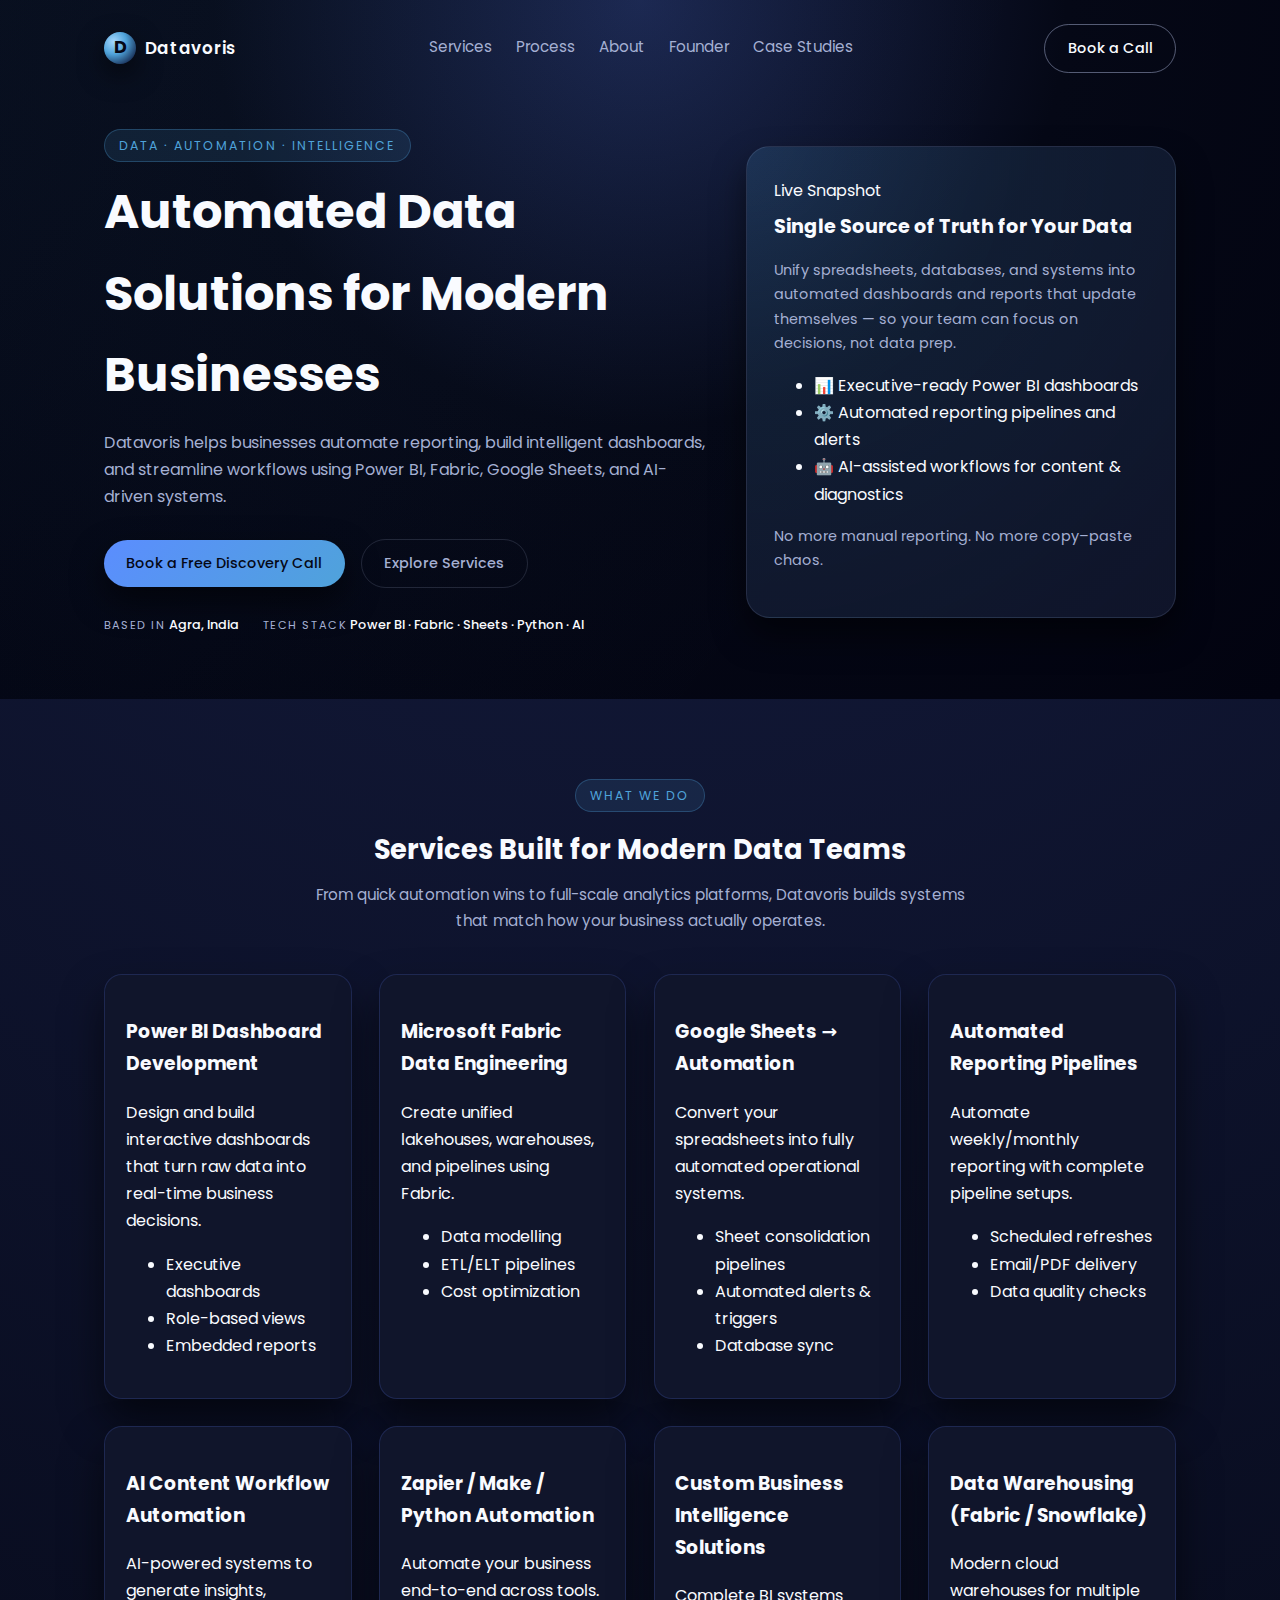
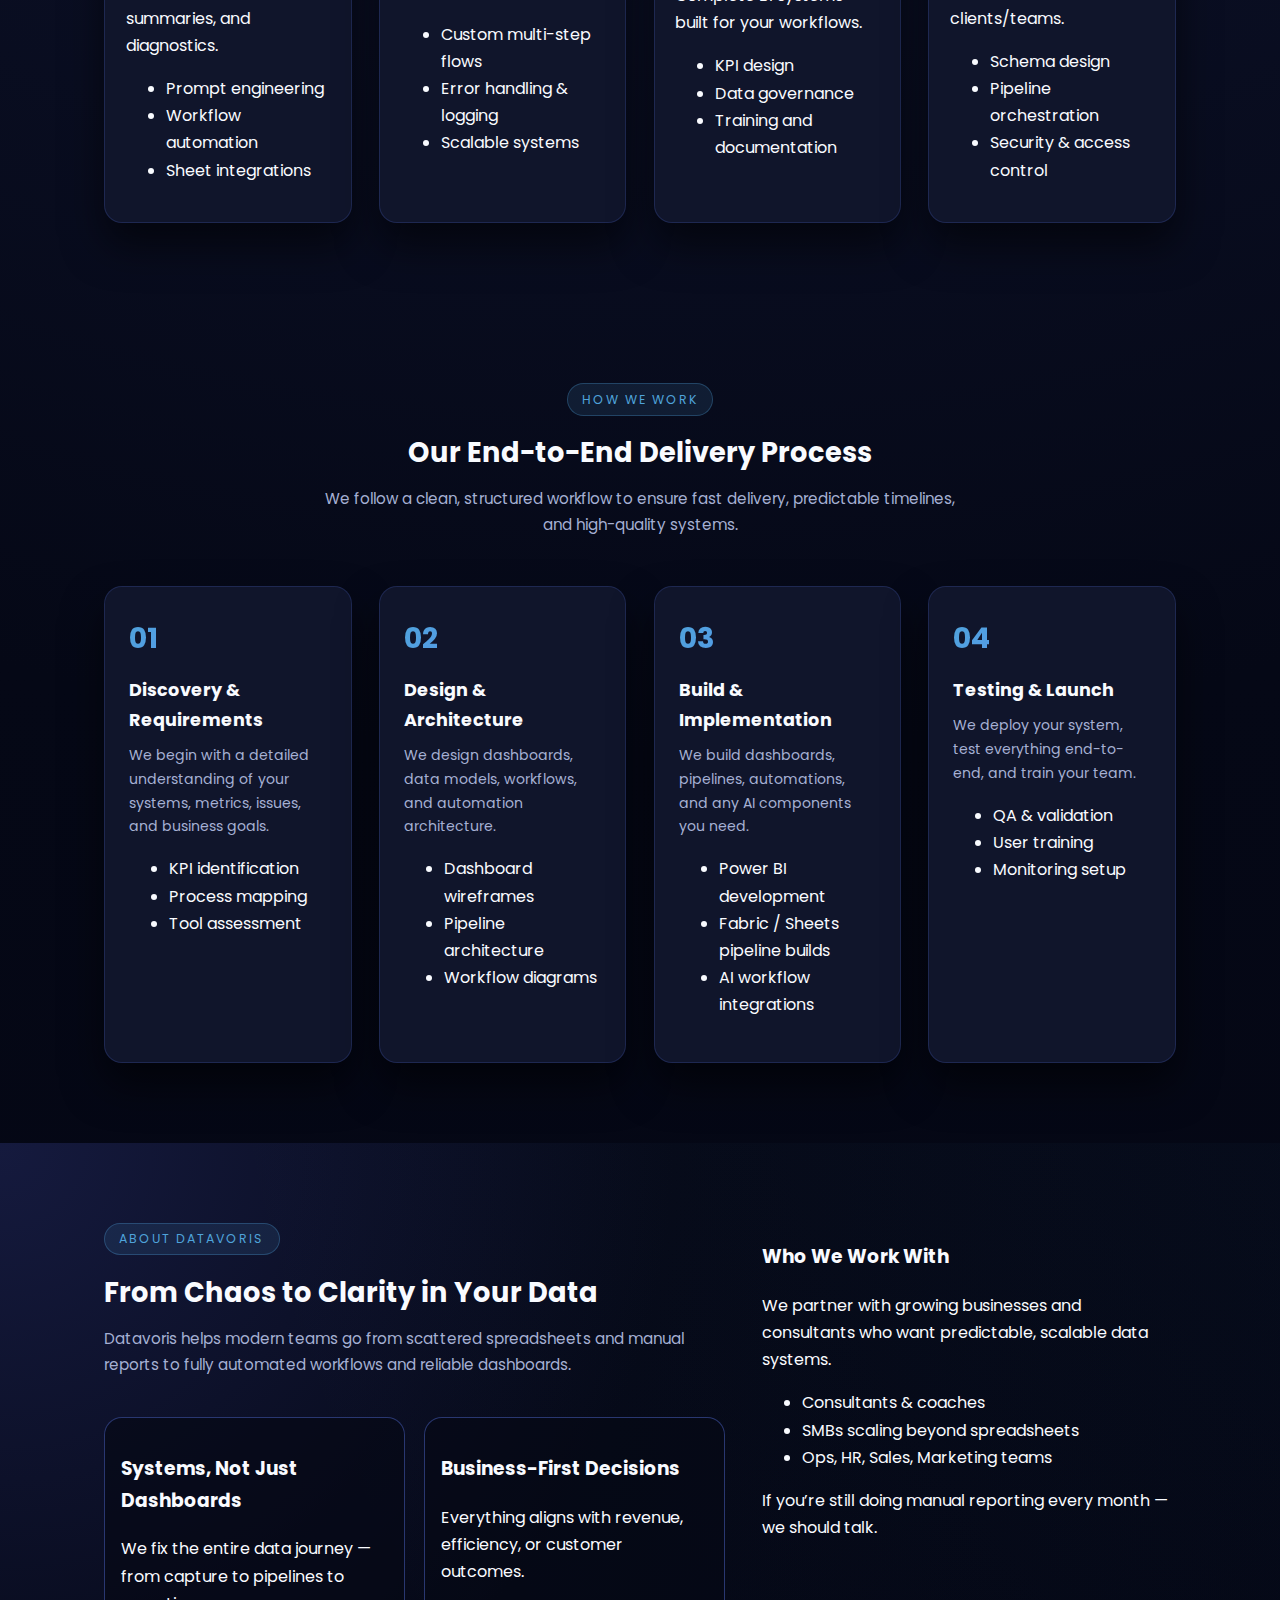
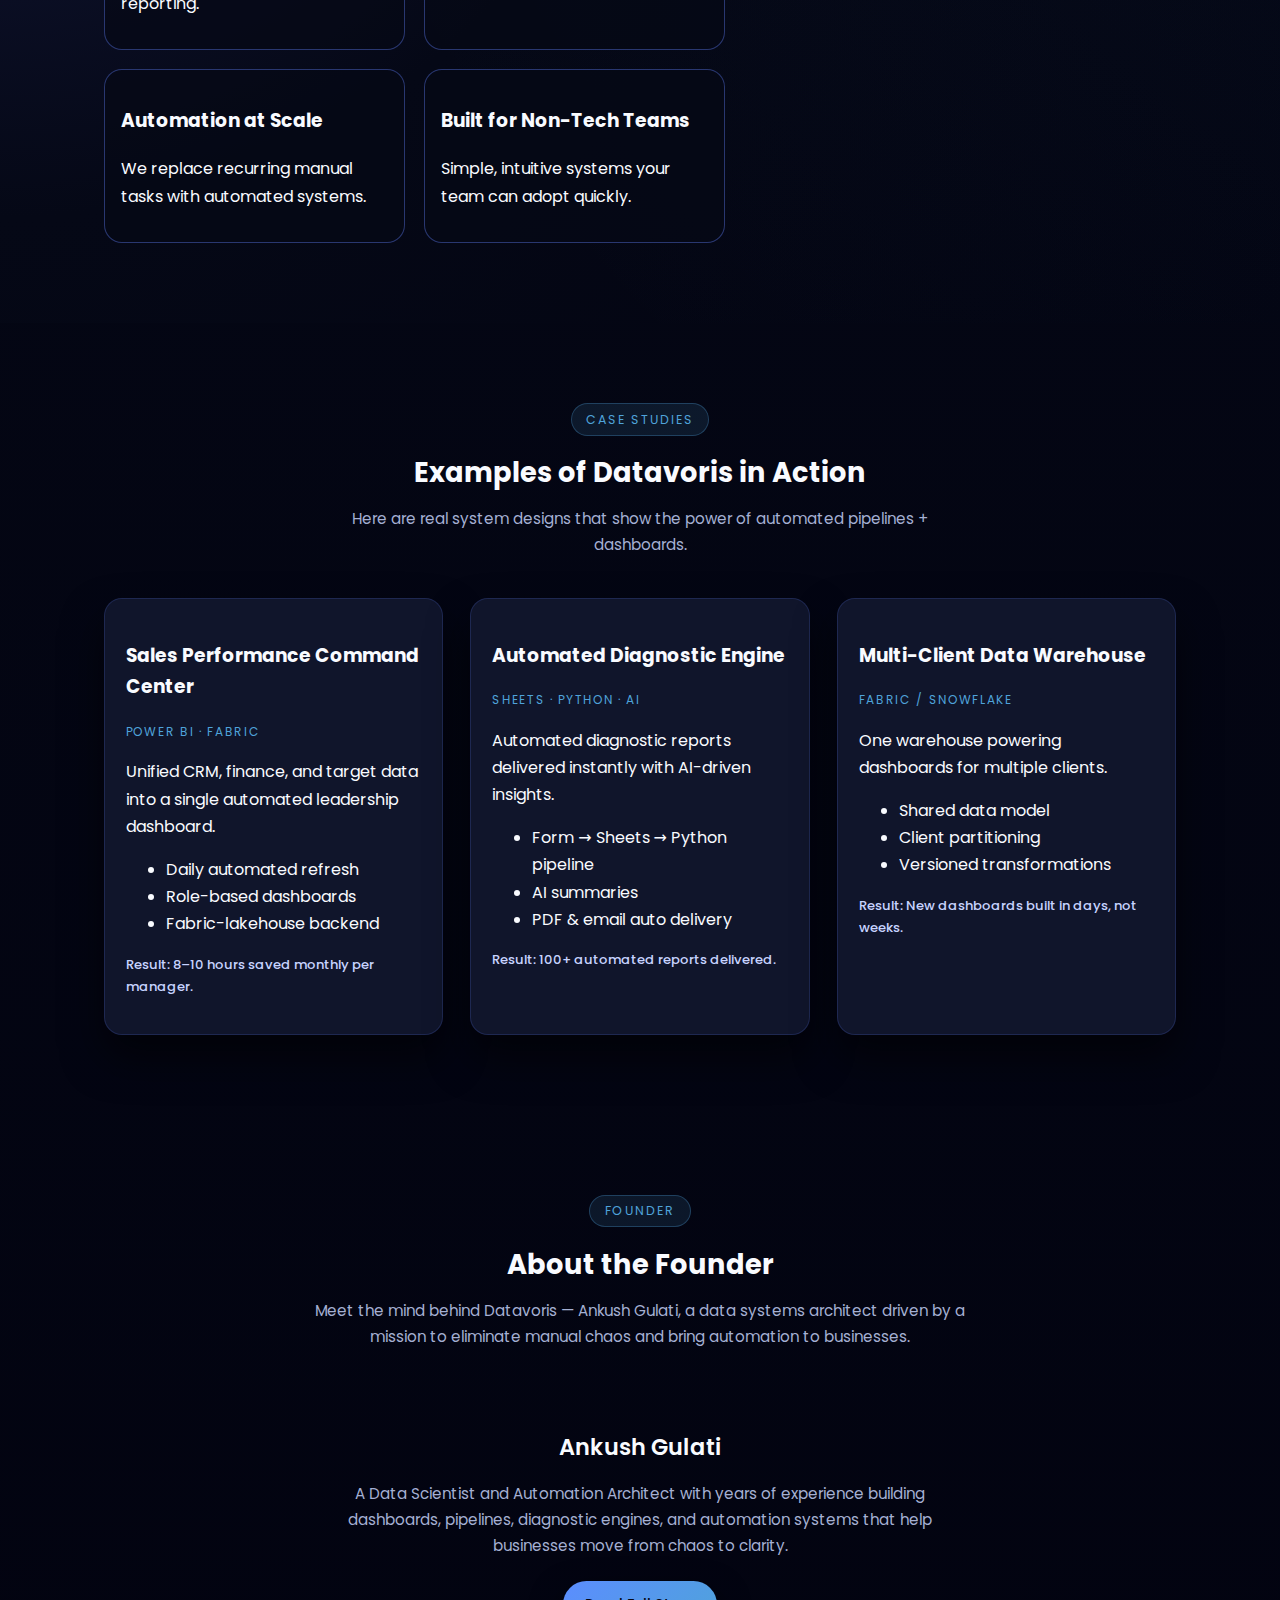
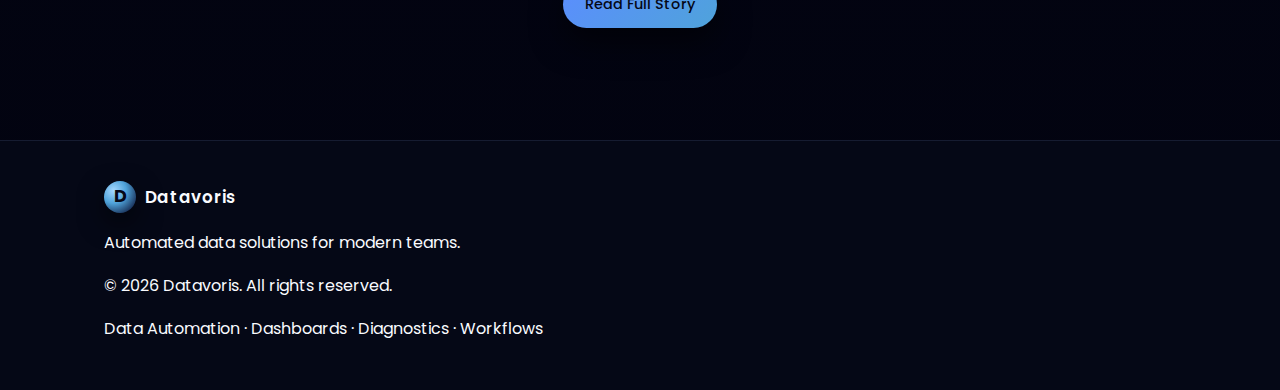
<file: index.html>
<!DOCTYPE html>
<html lang="en">
<head>
    <meta charset="UTF-8" />
    <meta name="viewport" content="width=device-width, initial-scale=1.0" />
    <title>Datavoris | Automated Data Solutions for Modern Businesses</title>
    <link rel="icon" type="image/svg+xml" href="favicon.svg">
    <!-- Google Font -->
    <link href="https://fonts.googleapis.com/css2?family=Poppins:wght@300;400;500;600;700&display=swap" rel="stylesheet" />

    <!-- Main Styles -->
    <link rel="stylesheet" href="style.css" />
</head>
<body>

    <!-- ================= HEADER / NAV ================= -->
    <header class="site-header" id="home">
        <div class="container nav-container">
            <div class="logo">
                <span class="logo-mark">D</span>
                <span class="logo-text">Datavoris</span>
            </div>

            <nav class="main-nav">
    		<a href="#services">Services</a>
    		<a href="#process">Process</a>
    		<a href="#about">About</a>
    		<a href="#founder">Founder</a>
    		<a href="#case-studies">Case Studies</a>
	    </nav>


            <a href="#contact" class="btn btn-outline nav-cta">Book a Call</a>
        </div>

        <!-- ================= HERO ================= -->
        <div class="container hero">
            <div class="hero-content">
                <span class="eyebrow">Data · Automation · Intelligence</span>

                <h1>Automated Data Solutions for Modern Businesses</h1>

                <p class="hero-subtitle">
                    Datavoris helps businesses automate reporting, build intelligent dashboards,
                    and streamline workflows using Power BI, Fabric, Google Sheets, and AI-driven systems.
                </p>

                <div class="hero-actions">
                    <a href="#contact" class="btn btn-primary">Book a Free Discovery Call</a>
                    <a href="#services" class="btn btn-ghost">Explore Services</a>
                </div>

                <div class="hero-meta">
                    <div>
                        <span class="meta-label">Based in</span>
                        <span class="meta-value">Agra, India</span>
                    </div>
                    <div>
                        <span class="meta-label">Tech Stack</span>
                        <span class="meta-value">Power BI · Fabric · Sheets · Python · AI</span>
                    </div>
                </div>
            </div>

            <div class="hero-card">
                <div class="hero-badge">Live Snapshot</div>

                <h2>Single Source of Truth for Your Data</h2>

                <p>
                    Unify spreadsheets, databases, and systems into automated dashboards and
                    reports that update themselves — so your team can focus on decisions, not data prep.
                </p>

                <ul class="hero-list">
                    <li>📊 Executive-ready Power BI dashboards</li>
                    <li>⚙️ Automated reporting pipelines and alerts</li>
                    <li>🤖 AI-assisted workflows for content & diagnostics</li>
                </ul>

                <p class="hero-note">No more manual reporting. No more copy–paste chaos.</p>
            </div>
        </div>
    </header>

    <main>

        <!-- ================= SERVICES ================= -->
        <section id="services" class="section">
            <div class="container">
                <div class="section-header">
                    <span class="eyebrow">What We Do</span>
                    <h2>Services Built for Modern Data Teams</h2>
                    <p>From quick automation wins to full-scale analytics platforms, Datavoris builds systems that match how your business actually operates.</p>
                </div>

                <div class="grid services-grid">

                    <!-- Service Cards -->
                    <article class="card service-card">
                        <h3>Power BI Dashboard Development</h3>
                        <p>Design and build interactive dashboards that turn raw data into real-time business decisions.</p>
                        <ul>
                            <li>Executive dashboards</li>
                            <li>Role-based views</li>
                            <li>Embedded reports</li>
                        </ul>
                    </article>

                    <article class="card service-card">
                        <h3>Microsoft Fabric Data Engineering</h3>
                        <p>Create unified lakehouses, warehouses, and pipelines using Fabric.</p>
                        <ul>
                            <li>Data modelling</li>
                            <li>ETL/ELT pipelines</li>
                            <li>Cost optimization</li>
                        </ul>
                    </article>

                    <article class="card service-card">
                        <h3>Google Sheets → Automation</h3>
                        <p>Convert your spreadsheets into fully automated operational systems.</p>
                        <ul>
                            <li>Sheet consolidation pipelines</li>
                            <li>Automated alerts & triggers</li>
                            <li>Database sync</li>
                        </ul>
                    </article>

                    <article class="card service-card">
                        <h3>Automated Reporting Pipelines</h3>
                        <p>Automate weekly/monthly reporting with complete pipeline setups.</p>
                        <ul>
                            <li>Scheduled refreshes</li>
                            <li>Email/PDF delivery</li>
                            <li>Data quality checks</li>
                        </ul>
                    </article>

                    <article class="card service-card">
                        <h3>AI Content Workflow Automation</h3>
                        <p>AI-powered systems to generate insights, summaries, and diagnostics.</p>
                        <ul>
                            <li>Prompt engineering</li>
                            <li>Workflow automation</li>
                            <li>Sheet integrations</li>
                        </ul>
                    </article>

                    <article class="card service-card">
                        <h3>Zapier / Make / Python Automation</h3>
                        <p>Automate your business end-to-end across tools.</p>
                        <ul>
                            <li>Custom multi-step flows</li>
                            <li>Error handling & logging</li>
                            <li>Scalable systems</li>
                        </ul>
                    </article>

                    <article class="card service-card">
                        <h3>Custom Business Intelligence Solutions</h3>
                        <p>Complete BI systems built for your workflows.</p>
                        <ul>
                            <li>KPI design</li>
                            <li>Data governance</li>
                            <li>Training and documentation</li>
                        </ul>
                    </article>

                    <article class="card service-card">
                        <h3>Data Warehousing (Fabric / Snowflake)</h3>
                        <p>Modern cloud warehouses for multiple clients/teams.</p>
                        <ul>
                            <li>Schema design</li>
                            <li>Pipeline orchestration</li>
                            <li>Security & access control</li>
                        </ul>
                    </article>

                </div>
            </div>
        </section>


        <!-- ================= PROCESS ================= -->
        <section id="process" class="section">
            <div class="container">
                <div class="section-header">
                    <span class="eyebrow">How We Work</span>
                    <h2>Our End-to-End Delivery Process</h2>
                    <p>We follow a clean, structured workflow to ensure fast delivery, predictable timelines, and high-quality systems.</p>
                </div>

                <div class="process-grid">

                    <!-- Step 1 -->
                    <div class="process-step">
                        <div class="step-number">01</div>
                        <h3>Discovery & Requirements</h3>
                        <p>We begin with a detailed understanding of your systems, metrics, issues, and business goals.</p>
                        <ul>
                            <li>KPI identification</li>
                            <li>Process mapping</li>
                            <li>Tool assessment</li>
                        </ul>
                    </div>

                    <!-- Step 2 -->
                    <div class="process-step">
                        <div class="step-number">02</div>
                        <h3>Design & Architecture</h3>
                        <p>We design dashboards, data models, workflows, and automation architecture.</p>
                        <ul>
                            <li>Dashboard wireframes</li>
                            <li>Pipeline architecture</li>
                            <li>Workflow diagrams</li>
                        </ul>
                    </div>

                    <!-- Step 3 -->
                    <div class="process-step">
                        <div class="step-number">03</div>
                        <h3>Build & Implementation</h3>
                        <p>We build dashboards, pipelines, automations, and any AI components you need.</p>
                        <ul>
                            <li>Power BI development</li>
                            <li>Fabric / Sheets pipeline builds</li>
                            <li>AI workflow integrations</li>
                        </ul>
                    </div>

                    <!-- Step 4 -->
                    <div class="process-step">
                        <div class="step-number">04</div>
                        <h3>Testing & Launch</h3>
                        <p>We deploy your system, test everything end-to-end, and train your team.</p>
                        <ul>
                            <li>QA & validation</li>
                            <li>User training</li>
                            <li>Monitoring setup</li>
                        </ul>
                    </div>

                </div>
            </div>
        </section>


        <!-- ================= ABOUT ================= -->
        <section id="about" class="section section-alt">
            <div class="container about-layout">

                <div class="about-text">
                    <div class="section-header left">
                        <span class="eyebrow">About Datavoris</span>
                        <h2>From Chaos to Clarity in Your Data</h2>
                        <p>Datavoris helps modern teams go from scattered spreadsheets and manual reports to fully automated workflows and reliable dashboards.</p>
                    </div>

                    <div class="about-grid">
                        <div class="about-item">
                            <h3>Systems, Not Just Dashboards</h3>
                            <p>We fix the entire data journey — from capture to pipelines to reporting.</p>
                        </div>

                        <div class="about-item">
                            <h3>Business-First Decisions</h3>
                            <p>Everything aligns with revenue, efficiency, or customer outcomes.</p>
                        </div>

                        <div class="about-item">
                            <h3>Automation at Scale</h3>
                            <p>We replace recurring manual tasks with automated systems.</p>
                        </div>

                        <div class="about-item">
                            <h3>Built for Non-Tech Teams</h3>
                            <p>Simple, intuitive systems your team can adopt quickly.</p>
                        </div>
                    </div>
                </div>

                <aside class="about-card">
                    <h3>Who We Work With</h3>
                    <p>We partner with growing businesses and consultants who want predictable, scalable data systems.</p>
                    <ul>
                        <li>Consultants & coaches</li>
                        <li>SMBs scaling beyond spreadsheets</li>
                        <li>Ops, HR, Sales, Marketing teams</li>
                    </ul>
                    <p class="about-note">If you’re still doing manual reporting every month — we should talk.</p>
                </aside>

            </div>
        </section>


        <!-- ================= CASE STUDIES ================= -->
        <section id="case-studies" class="section">
            <div class="container">

                <div class="section-header">
                    <span class="eyebrow">Case Studies</span>
                    <h2>Examples of Datavoris in Action</h2>
                    <p>Here are real system designs that show the power of automated pipelines + dashboards.</p>
                </div>

                <div class="grid case-grid">

                    <article class="card case-card">
                        <h3>Sales Performance Command Center</h3>
                        <p class="case-tag">Power BI · Fabric</p>
                        <p>Unified CRM, finance, and target data into a single automated leadership dashboard.</p>
                        <ul>
                            <li>Daily automated refresh</li>
                            <li>Role-based dashboards</li>
                            <li>Fabric-lakehouse backend</li>
                        </ul>
                        <p class="case-result">Result: 8–10 hours saved monthly per manager.</p>
                    </article>

                    <article class="card case-card">
                        <h3>Automated Diagnostic Engine</h3>
                        <p class="case-tag">Sheets · Python · AI</p>
                        <p>Automated diagnostic reports delivered instantly with AI-driven insights.</p>
                        <ul>
                            <li>Form → Sheets → Python pipeline</li>
                            <li>AI summaries</li>
                            <li>PDF & email auto delivery</li>
                        </ul>
                        <p class="case-result">Result: 100+ automated reports delivered.</p>
                    </article>

                    <article class="card case-card">
                        <h3>Multi-Client Data Warehouse</h3>
                        <p class="case-tag">Fabric / Snowflake</p>
                        <p>One warehouse powering dashboards for multiple clients.</p>
                        <ul>
                            <li>Shared data model</li>
                            <li>Client partitioning</li>
                            <li>Versioned transformations</li>
                        </ul>
                        <p class="case-result">Result: New dashboards built in days, not weeks.</p>
                    </article>

                </div>

            </div>
        </section>


        
    <!-- ================= ABOUT FOUNDER (HOMEPAGE) ================= -->
<section id="founder" class="section">
    <div class="container">
        <div class="section-header">
            <span class="eyebrow">Founder</span>
            <h2>About the Founder</h2>
            <p>
                Meet the mind behind Datavoris — Ankush Gulati, a data systems architect
                driven by a mission to eliminate manual chaos and bring automation to businesses.
            </p>
        </div>

        <div class="founder-preview">
            <div class="founder-text">
                <h3>Ankush Gulati</h3>
                <p>
                    A Data Scientist and Automation Architect with years of experience building
                    dashboards, pipelines, diagnostic engines, and automation systems that help 
                    businesses move from chaos to clarity.
                </p>
                <a href="founder.html" class="btn btn-primary">Read Full Story</a>
            </div>
        </div>
    </div>
</section>

	
    <!-- ================= FOOTER ================= -->
    <footer class="site-footer">
        <div class="container footer-layout">

            <div class="footer-left">
                <div class="logo footer-logo">
                    <span class="logo-mark">D</span>
                    <span class="logo-text">Datavoris</span>
                </div>
                <p class="footer-tagline">Automated data solutions for modern teams.</p>
            </div>

            <div class="footer-right">
                <p>© <span id="year"></span> Datavoris. All rights reserved.</p>
                <p class="footer-meta">Data Automation · Dashboards · Diagnostics · Workflows</p>
            </div>

        </div>
    </footer>

    <script>
        document.getElementById("year").textContent = new Date().getFullYear();
    </script>

</body>
</html>
</file>
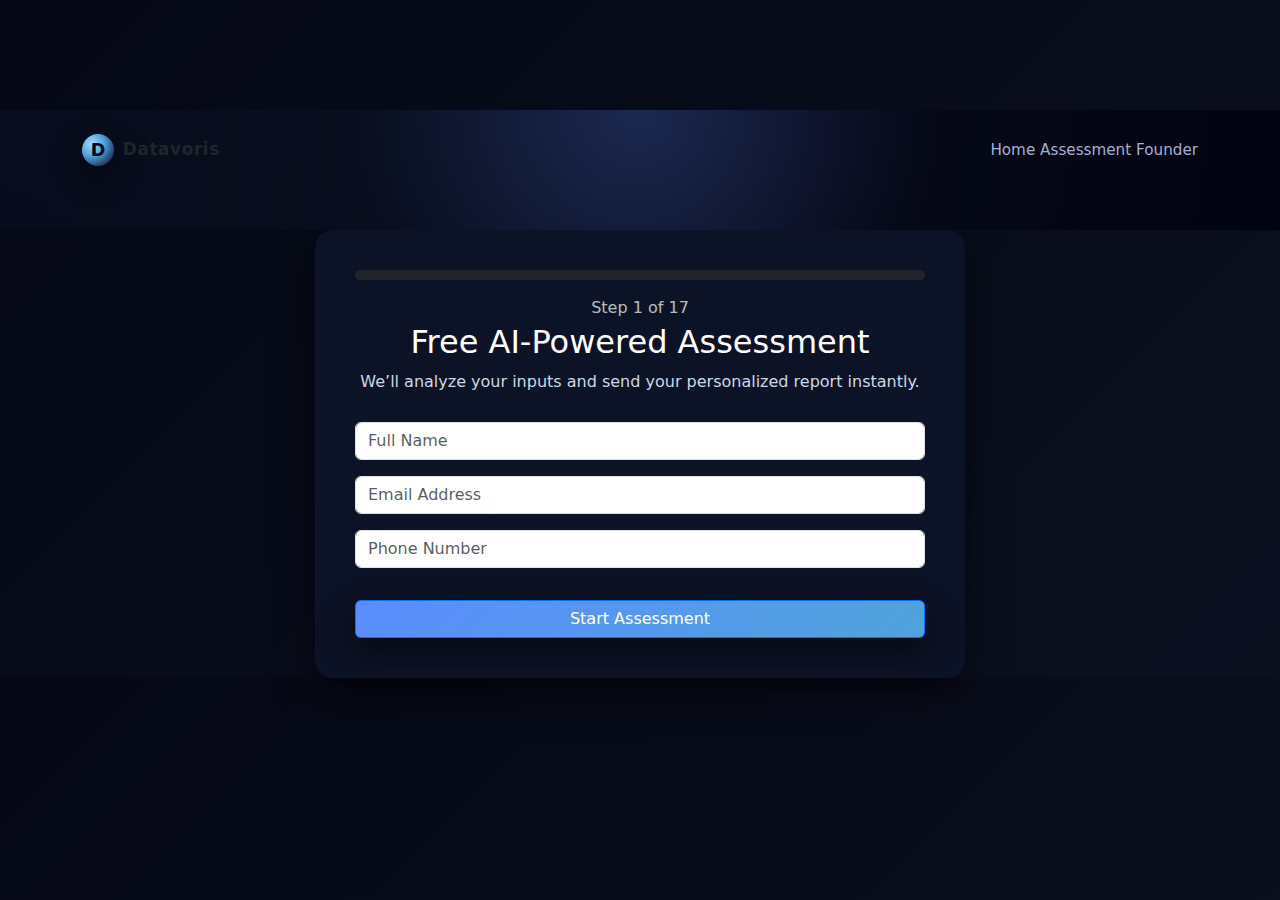
<file: form.html>
<!DOCTYPE html>
<html lang="en">

<head>
    <meta charset="UTF-8">
    <meta name="viewport" content="width=device-width, initial-scale=1.0">
    <title>Free AI Assessment — Datavoris</title>

    <!-- Favicon -->
    <link rel="icon" type="image/svg+xml" href="favicon.svg">

    <!-- Google Font -->
    <link href="https://fonts.googleapis.com/css2?family=Poppins:wght@300;400;500;600;700&display=swap"
        rel="stylesheet">

    <!-- Main Datavoris Style -->
    <link rel="stylesheet" href="style.css">

    <!-- Bootstrap (only for form element styling, not layout) -->
    <link href="https://cdn.jsdelivr.net/npm/bootstrap@5.3.0/dist/css/bootstrap.min.css" rel="stylesheet">

    <style>
        body {
            background: linear-gradient(135deg, #050814, #0b1020);
            padding-top: 110px;
        }

        .assessment-container {
            max-width: 650px;
            width: 100%;
            margin: auto;
            background: #0d1326;
            padding: 2.5rem;
            border-radius: 18px;
            box-shadow: 0 12px 40px rgba(0, 0, 0, 0.55);
            animation: fadeSlideUp .5s ease;
        }

        @keyframes fadeSlideUp {
            from {
                opacity: 0;
                transform: translateY(40px);
            }

            to {
                opacity: 1;
                transform: translateY(0);
            }
        }

        .step-title {
            color: #fff;
            text-align: center;
            margin-bottom: .2rem;
            font-size: 1rem;
            opacity: .7;
        }

        .assessment-container h2 {
            text-align: center;
            color: #fff;
            margin-bottom: .5rem;
        }

        .assessment-container p {
            color: #cdd7e5;
            text-align: center;
            margin-bottom: 1.8rem;
        }

        .question-card {
            display: none;
        }

        .question-card.active {
            display: block;
            animation: fadeIn .4s ease;
        }

        @keyframes fadeIn {
            from {
                opacity: 0;
            }

            to {
                opacity: 1;
            }
        }

        /* Slider Styling */
        .slider-wrapper {
            width: 100%;
            text-align: center;
        }

        .slider-input {
            width: 100%;
            -webkit-appearance: none;
            height: 8px;
            border-radius: 10px;
            background: rgba(255, 255, 255, 0.15);
            outline: none;
            margin-bottom: 10px;
        }

        /* Thumb */
        .slider-input::-webkit-slider-thumb {
            -webkit-appearance: none;
            width: 26px;
            height: 26px;
            border-radius: 50%;
            background: #4fa3da;
            border: 3px solid #0a0f1f;
            cursor: pointer;
            transition: .2s ease;
        }

        .slider-input::-webkit-slider-thumb:hover {
            background: #7cc4f0;
        }

        .slider-input::-moz-range-thumb {
            width: 26px;
            height: 26px;
            border-radius: 50%;
            background: #4fa3da;
            border: 3px solid #0a0f1f;
            cursor: pointer;
        }

        .slider-value {
            color: #4fa3da;
            font-size: 1.3rem;
            font-weight: 600;
            margin-top: 5px;
        }

        #successMsg {
            background: #09361e !important;
            border-radius: 10px;
            color: #8ff0b5;
            font-size: 1.1rem;
        }
    </style>
</head>

<body>

    <!-- ================= HEADER ================= -->
    <header class="site-header">
        <div class="container nav-container">

            <div class="logo">
                <span class="logo-mark">D</span>
                <span class="logo-text">Datavoris</span>
            </div>

            <nav class="main-nav">
                <div class="nav-left">
                    <a href="index.html">Home</a>
                    <a href="form.html" class="active">Assessment</a>
                    <a href="founder.html">Founder</a>
                </div>
            </nav>

            <div class="hamburger" id="hamburger">
                <span></span><span></span><span></span>
            </div>

        </div>

        <div class="mobile-menu" id="mobileMenu">
            <a href="index.html">Home</a>
            <a href="form.html">Assessment</a>
            <a href="founder.html">Founder</a>
        </div>
    </header>

    <!-- ================= MAIN CONTAINER ================= -->
    <div class="assessment-container">

        <!-- Progress Bar -->
        <div class="progress mb-3 bg-dark" style="height: 10px; border-radius: 10px;">
            <div id="progressBar" style="width: 0%"></div>
        </div>

        <!-- Step Label -->
        <div class="step-title" id="stepLabel">Step 1 of 17</div>

        <div id="stepsContainer">

            <!-- STEP 1 : User Info -->
            <div class="question-card active">
                <h2>Free AI-Powered Assessment</h2>
                <p>We’ll analyze your inputs and send your personalized report instantly.</p>

                <form id="diagForm">
                    <input class="form-control mb-3" name="name" placeholder="Full Name" required>
                    <input class="form-control mb-3" name="email" type="email" placeholder="Email Address" required>
                    <input class="form-control mb-3" name="phone" placeholder="Phone Number" required>

                    <button type="button" class="btn btn-primary btn-next w-100 mt-3">Start Assessment</button>
                </form>
            </div>

        </div>

        <!-- SUCCESS MESSAGE -->
        <div id="successMsg" class="alert alert-success mt-4 d-none text-center">
            🎉 Your responses have been received!  
            Your AI-powered business report will arrive in your inbox shortly.
        </div>

    </div>

    <!-- ================= SCRIPT ================= -->
    <script>
        // Your questions
        const questions = [
            "How satisfied are you with growth?",
            "How effective is your teamwork?",
            "How strong is your communication?",
            "Rate customer experience quality.",
            "How strong is your innovation?",
            "How effective is your leadership?",
            "How organized are your processes?",
            "Rate your technology adoption.",
            "How efficient is your operations flow?",
            "Rate your decision-making speed.",
            "How effective is your marketing?",
            "Rate your sales performance.",
            "How strong is your financial clarity?",
            "How aligned is your workforce?",
            "How strong is your execution ability?"
        ];

        const stepsContainer = document.getElementById("stepsContainer");

        // Generate slider-based rating questions
        questions.forEach((q) => {
            stepsContainer.innerHTML += `
        <div class="question-card">
            <h4 class="text-white mb-4">${q}</h4>

            <div class="slider-wrapper mb-4">
                <input type="range" min="0" max="10" value="5" class="score slider-input">
                <div class="slider-value">5</div>
            </div>

            <div class="d-flex justify-content-between mt-3">
                <button class="btn btn-secondary btn-back">Back</button>
                <button class="btn btn-primary btn-next">Next</button>
            </div>
        </div>
        `;
        });

        // Final step
        stepsContainer.innerHTML += `
    <div class="question-card">
        <h3 class="text-white text-center mb-4">Submit & Get Your Report</h3>
        <p class="text-center text-light">Your personalized AI report will be delivered to your email.</p>
        <button id="submitBtn" class="btn btn-success w-100 mt-3">Submit</button>
    </div>
    `;

        // Step control
        let step = 0;
        const cards = document.querySelectorAll(".question-card");
        const progressBar = document.getElementById("progressBar");
        const stepLabel = document.getElementById("stepLabel");

        function showStep() {
            cards.forEach(c => c.classList.remove("active"));
            cards[step].classList.add("active");

            let percent = (step / (cards.length - 1)) * 100;
            progressBar.style.width = percent + "%";

            stepLabel.textContent = `Step ${step + 1} of ${cards.length}`;
        }

        document.addEventListener("click", function (e) {
            if (e.target.classList.contains("btn-next")) {
                if (step < cards.length - 1) step++;
                showStep();
            }

            if (e.target.classList.contains("btn-back")) {
                if (step > 0) step--;
                showStep();
            }
        });

        // Update slider dynamically
        function updateSliderValue(e) {
            if (e.target.classList.contains("slider-input")) {
                let slider = e.target;
                let valueBox = slider.parentElement.querySelector(".slider-value");
                valueBox.textContent = slider.value;
            }
        }

        document.addEventListener("input", updateSliderValue);
        document.addEventListener("change", updateSliderValue);

        // Final submit
        document.addEventListener("click", function (e) {
            if (e.target.id === "submitBtn") {
                let form = document.getElementById("diagForm");

                let scores = [...document.querySelectorAll(".slider-input")].map(s => s.value);

                let formData = {
                    name: form.name.value,
                    email: form.email.value,
                    phone: form.phone.value,
                    scores: scores
                };

                google.script.run.withSuccessHandler(() => {
                    document.getElementById("successMsg").classList.remove("d-none");
                    step = 0;
                    form.reset();
                    showStep();
                }).submitData(formData);
            }
        });

        // Hamburger
        const hamburger = document.getElementById("hamburger");
        const mobileMenu = document.getElementById("mobileMenu");

        hamburger.addEventListener("click", () => {
            hamburger.classList.toggle("active");
            mobileMenu.classList.toggle("active");
        });
    </script>

</body>

</html>
</file>
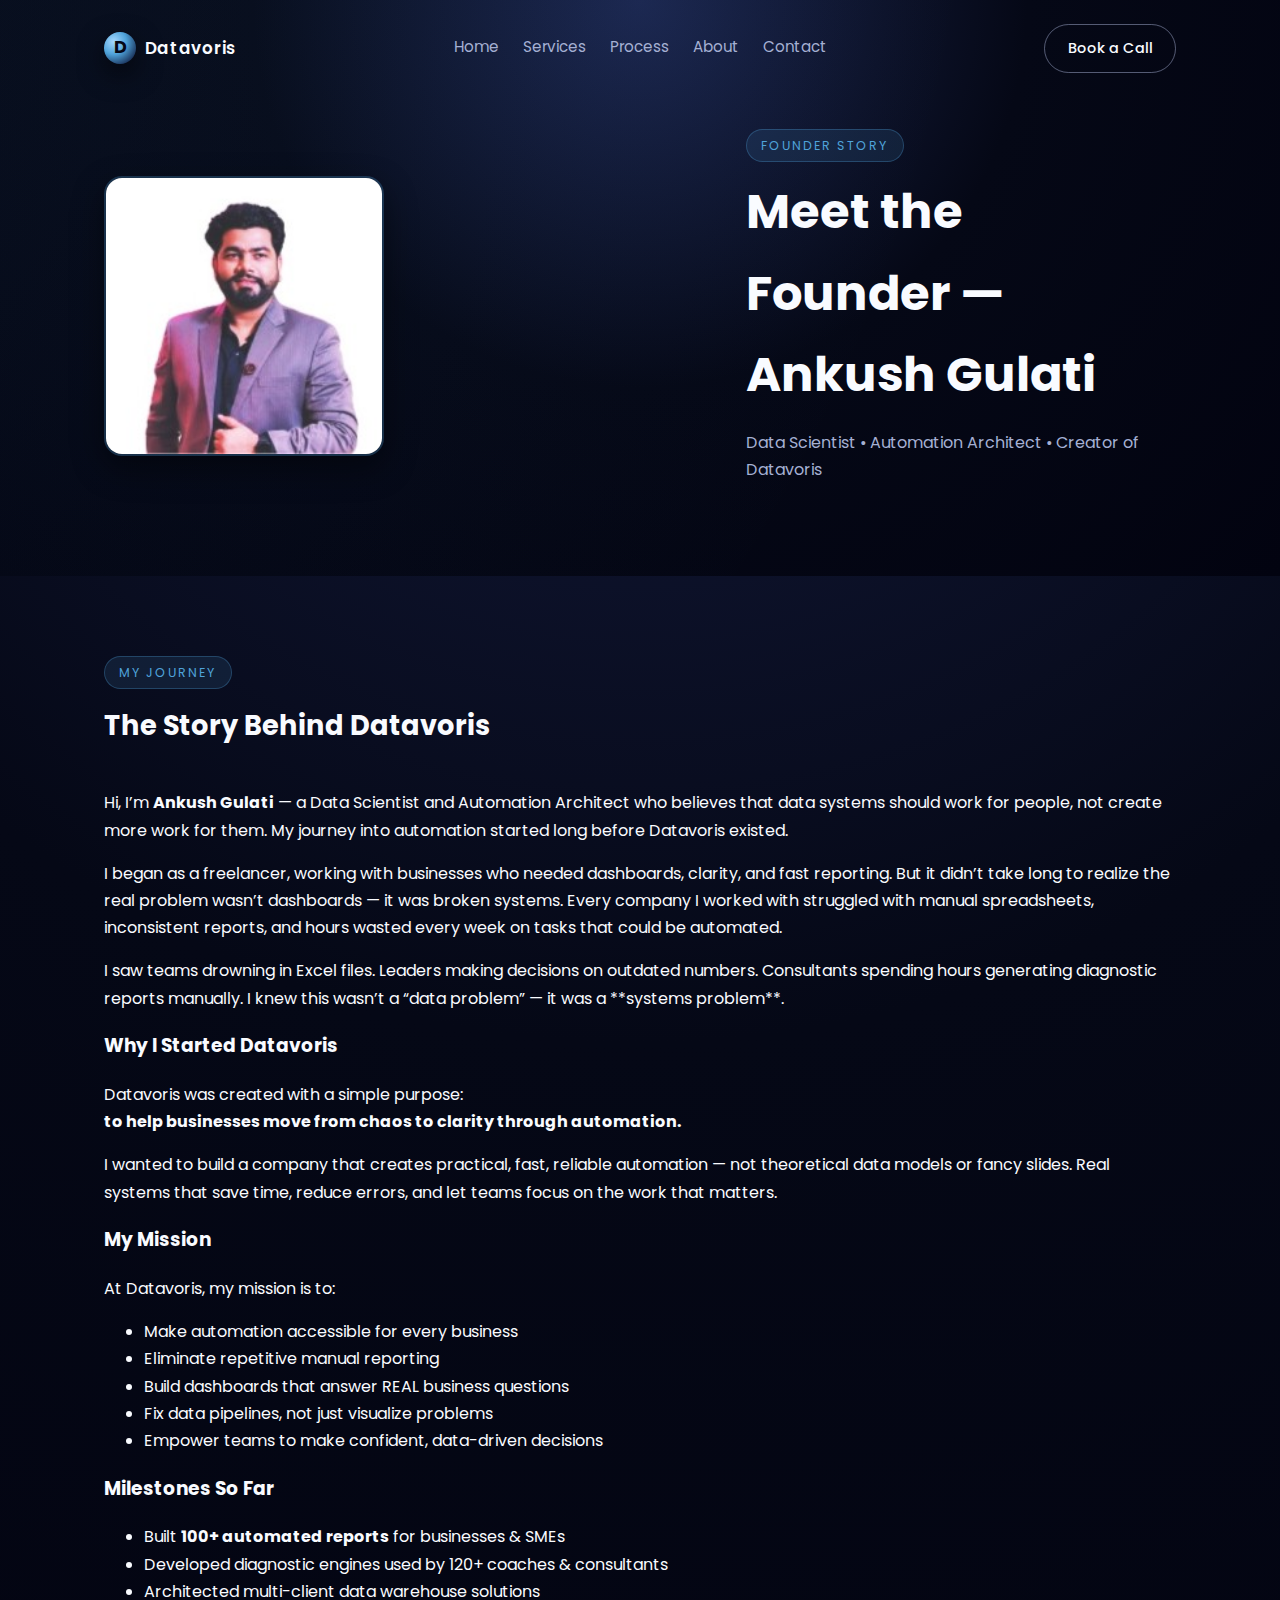
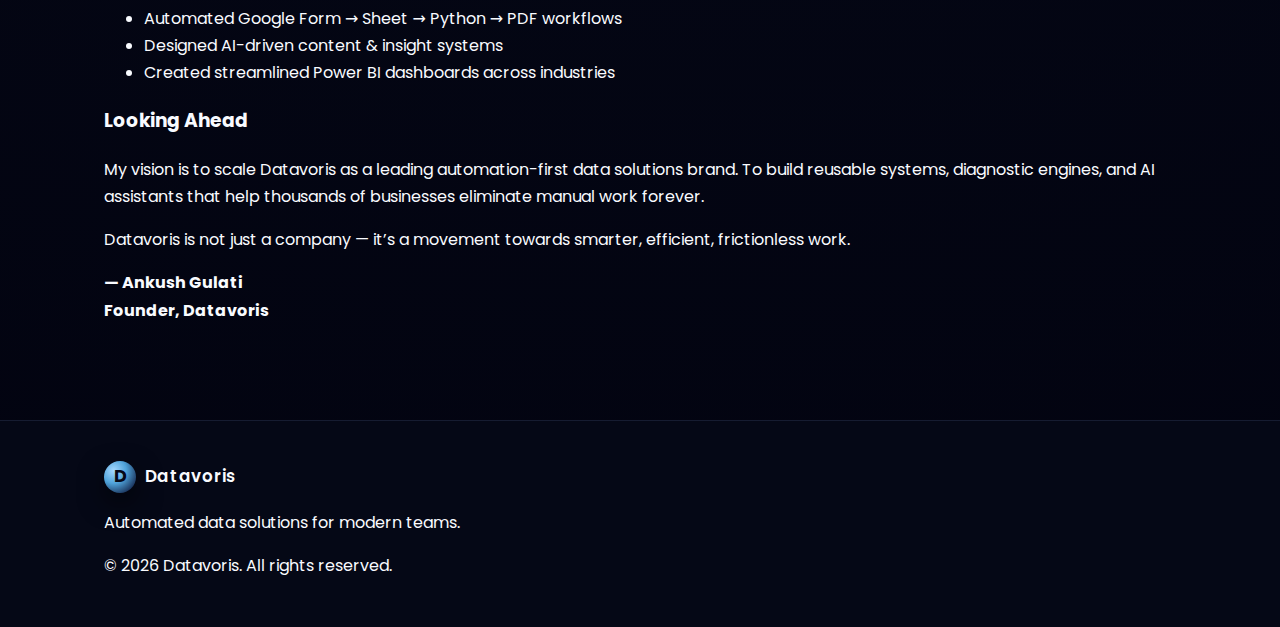
<file: founder.html>
<!DOCTYPE html>
<html lang="en">
<head>
    <meta charset="UTF-8">
    <meta name="viewport" content="width=device-width, initial-scale=1.0">
    <title>About the Founder | Datavoris</title>
    <link rel="icon" type="image/svg+xml" href="favicon.svg">

    <link href="https://fonts.googleapis.com/css2?family=Poppins:wght@300;400;500;600;700&display=swap" rel="stylesheet">
    <link rel="stylesheet" href="style.css">
</head>

<body>

    <!-- ================= HEADER ================= -->
    <header class="site-header">
        <div class="container nav-container">
            <div class="logo">
                <span class="logo-mark">D</span>
                <span class="logo-text">Datavoris</span>
            </div>

            <nav class="main-nav">
                <a href="index.html#home">Home</a>
                <a href="index.html#services">Services</a>
                <a href="index.html#process">Process</a>
                <a href="index.html#about">About</a>
                <a href="index.html#contact">Contact</a>
            </nav>

            <a href="index.html#contact" class="btn btn-outline nav-cta">Book a Call</a>
        </div>

        <div class="container hero">
            <!-- FOUNDER PHOTO -->
            <div class="founder-photo-wrapper">
             <img src="founder_image.jpg" alt="Founder Photo - Ankush Gulati" class="founder-photo">
	    </div>

            <div class="hero-content">
                <span class="eyebrow">Founder Story</span>
                <h1>Meet the Founder — Ankush Gulati</h1>
                <p class="hero-subtitle">
                    Data Scientist • Automation Architect • Creator of Datavoris
                </p>
            </div>
        </div>
    </header>


    <!-- ================= FOUNDER STORY ================= -->
    <section class="section">
        <div class="container">

            <div class="section-header left">
                <span class="eyebrow">My Journey</span>
                <h2>The Story Behind Datavoris</h2>
            </div>

            <div class="founder-story">
                <p>
                    Hi, I’m <strong>Ankush Gulati</strong> — a Data Scientist and Automation Architect
                    who believes that data systems should work for people, not create more work for them.
                    My journey into automation started long before Datavoris existed.
                </p>

                <p>
                    I began as a freelancer, working with businesses who needed dashboards, clarity,
                    and fast reporting. But it didn’t take long to realize the real problem wasn’t
                    dashboards — it was broken systems. Every company I worked with struggled with
                    manual spreadsheets, inconsistent reports, and hours wasted every week on tasks
                    that could be automated.
                </p>

                <p>
                    I saw teams drowning in Excel files. Leaders making decisions on outdated numbers.
                    Consultants spending hours generating diagnostic reports manually. I knew this
                    wasn’t a “data problem” — it was a **systems problem**.
                </p>

                <h3>Why I Started Datavoris</h3>
                <p>
                    Datavoris was created with a simple purpose:
                    <br><strong>to help businesses move from chaos to clarity through automation.</strong>
                </p>

                <p>
                    I wanted to build a company that creates practical, fast, reliable automation —
                    not theoretical data models or fancy slides. Real systems that save time, reduce
                    errors, and let teams focus on the work that matters.
                </p>

                <h3>My Mission</h3>
                <p>
                    At Datavoris, my mission is to:
                </p>
                <ul>
                    <li>Make automation accessible for every business</li>
                    <li>Eliminate repetitive manual reporting</li>
                    <li>Build dashboards that answer REAL business questions</li>
                    <li>Fix data pipelines, not just visualize problems</li>
                    <li>Empower teams to make confident, data-driven decisions</li>
                </ul>

                <h3>Milestones So Far</h3>
                <ul>
                    <li>Built <strong>100+ automated reports</strong> for businesses & SMEs</li>
                    <li>Developed diagnostic engines used by 120+ coaches & consultants</li>
                    <li>Architected multi-client data warehouse solutions</li>
                    <li>Automated Google Form → Sheet → Python → PDF workflows</li>
                    <li>Designed AI-driven content & insight systems</li>
                    <li>Created streamlined Power BI dashboards across industries</li>
                </ul>

                <h3>Looking Ahead</h3>
                <p>
                    My vision is to scale Datavoris as a leading automation-first data solutions brand.
                    To build reusable systems, diagnostic engines, and AI assistants that help thousands
                    of businesses eliminate manual work forever.
                </p>

                <p>
                    Datavoris is not just a company — it’s a movement towards smarter, efficient,
                    frictionless work.
                </p>

                <p><strong>— Ankush Gulati<br>Founder, Datavoris</strong></p>
            </div>

        </div>
    </section>


    <!-- ================= FOOTER ================= -->
    <footer class="site-footer">
        <div class="container footer-layout">
            <div class="footer-left">
                <div class="logo footer-logo">
                    <span class="logo-mark">D</span>
                    <span class="logo-text">Datavoris</span>
                </div>
                <p class="footer-tagline">Automated data solutions for modern teams.</p>
            </div>

            <div class="footer-right">
                <p>© <span id="year"></span> Datavoris. All rights reserved.</p>
            </div>
        </div>
    </footer>

    <script>
        document.getElementById("year").textContent = new Date().getFullYear();
    </script>

</body>
</html>
</file>
<file: style.css>
/* ================= GLOBAL ================= */

:root {
    --bg-main: #050816;
    --bg-alt: #0b1020;
    --bg-card: #10152b;
    --bg-soft: #090d1b;
    --accent: #4fa3da;
    --accent-soft: rgba(79, 163, 218, 0.18);
    --accent-strong: #5b8dff;
    --text-main: #f9fbff;
    --text-muted: #a5b0d3;
    --border-subtle: #1a2036;
    --radius-lg: 24px;
    --radius-md: 18px;
    --shadow-soft: 0 22px 40px rgba(0, 0, 0, 0.55);
    --shadow-card: 0 18px 32px rgba(0, 0, 0, 0.5);
    --transition-fast: 0.18s ease-out;
    --transition-med: 0.3s ease;
}

*,
*::before,
*::after {
    box-sizing: border-box;
}

html {
    scroll-behavior: smooth;
}

body {
    margin: 0;
    font-family: "Poppins", system-ui, -apple-system, BlinkMacSystemFont, "Segoe UI", sans-serif;
    background: radial-gradient(circle at top, #151c3f 0, #050816 45%, #020310 100%);
    color: var(--text-main);
    line-height: 1.7;
}

/* ================= LAYOUT HELPERS ================= */

.container {
    width: 100%;
    max-width: 1120px;
    margin: 0 auto;
    padding: 0 1.5rem;
}

.section {
    padding: 5rem 0;
}

.section-alt {
    background: radial-gradient(circle at top left, #151a3e 0, #050816 45%, #020310 100%);
    position: relative;
    overflow: hidden;
}

.section-alt::before {
    content: "";
    position: absolute;
    inset: -40%;
    background: radial-gradient(circle at top right, rgba(79, 163, 218, 0.12), transparent 60%);
    opacity: 0.6;
    pointer-events: none;
}

/* ================= NAV & HEADER ================= */

.site-header {
    padding-top: 1.5rem;
    padding-bottom: 4rem;
    background: radial-gradient(circle at top, #1b264f 0, #050816 45%, #020310 100%);
    position: relative;
    overflow: hidden;
}

.site-header::before {
    content: "";
    position: absolute;
    inset: -40%;
    background: radial-gradient(circle at top left, rgba(79, 163, 218, 0.16), transparent 60%);
    opacity: 0.6;
    pointer-events: none;
}

.nav-container {
    display: flex;
    align-items: center;
    justify-content: space-between;
    gap: 2rem;
    position: relative;
    z-index: 1;
}

.logo {
    display: inline-flex;
    align-items: center;
    gap: 0.55rem;
}

.logo-mark {
    width: 32px;
    height: 32px;
    border-radius: 999px;
    background: radial-gradient(circle at 30% 30%, #a5d8ff, #4fa3da 40%, #1a325a 80%);
    display: inline-flex;
    align-items: center;
    justify-content: center;
    font-weight: 700;
    color: #050816;
    font-size: 1.1rem;
    box-shadow: 0 10px 26px rgba(0, 0, 0, 0.6);
}

.logo-text {
    font-weight: 600;
    letter-spacing: 0.04em;
    font-size: 1.05rem;
}

.main-nav {
    display: flex;
    align-items: center;
    gap: 1.5rem;
    font-size: 0.95rem;
}

.main-nav a {
    color: var(--text-muted);
    text-decoration: none;
    position: relative;
    padding-bottom: 0.2rem;
    transition: color var(--transition-fast);
}

.main-nav a::after {
    content: "";
    position: absolute;
    left: 0;
    bottom: 0;
    width: 0;
    height: 2px;
    border-radius: 999px;
    background: linear-gradient(90deg, var(--accent), var(--accent-strong));
    transition: width var(--transition-fast);
}

.main-nav a:hover {
    color: var(--text-main);
}

.main-nav a:hover::after {
    width: 100%;
}

/* ================= BUTTONS ================= */

.btn {
    display: inline-flex;
    align-items: center;
    justify-content: center;
    padding: 0.7rem 1.4rem;
    border-radius: 999px;
    font-size: 0.9rem;
    font-weight: 500;
    border: none;
    cursor: pointer;
    text-decoration: none;
    transition: transform var(--transition-fast), box-shadow var(--transition-fast), background var(--transition-fast), color var(--transition-fast), border-color var(--transition-fast);
    white-space: nowrap;
}

.btn-primary {
    background: linear-gradient(135deg, var(--accent-strong), var(--accent));
    color: #050816;
    box-shadow: 0 14px 32px rgba(0, 0, 0, 0.55);
}

.btn-primary:hover {
    transform: translateY(-1px);
    box-shadow: 0 18px 40px rgba(0, 0, 0, 0.7);
}

.btn-outline {
    border: 1px solid rgba(165, 176, 211, 0.5);
    color: var(--text-main);
    background: transparent;
}

.btn-outline:hover {
    border-color: var(--accent);
    background: rgba(79, 163, 218, 0.08);
    transform: translateY(-1px);
}

.btn-ghost {
    background: transparent;
    color: var(--text-muted);
    border: 1px solid rgba(165, 176, 211, 0.18);
}

.btn-ghost:hover {
    border-color: rgba(165, 176, 211, 0.4);
    background: rgba(79, 163, 218, 0.06);
    color: var(--text-main);
}

/* ================= HERO ================= */

.hero {
    display: grid;
    grid-template-columns: minmax(0, 1.4fr) minmax(0, 1fr);
    gap: 2.5rem;
    margin-top: 3.5rem;
    align-items: center;
    position: relative;
    z-index: 1;
}

.hero-content h1 {
    font-size: clamp(2.2rem, 4vw, 3rem);
    margin: 0.6rem 0 0.8rem;
}

.hero-subtitle {
    margin: 0 0 1.8rem;
    color: var(--text-muted);
    max-width: 620px;
}

.eyebrow {
    display: inline-flex;
    align-items: center;
    gap: 0.4rem;
    font-size: 0.78rem;
    text-transform: uppercase;
    letter-spacing: 0.16em;
    color: var(--accent);
    background: rgba(79, 163, 218, 0.12);
    border-radius: 999px;
    padding: 0.3rem 0.9rem;
    border: 1px solid rgba(79, 163, 218, 0.3);
}

.hero-actions {
    display: flex;
    gap: 1rem;
    align-items: center;
    flex-wrap: wrap;
    margin-bottom: 1.6rem;
}

.hero-meta {
    display: flex;
    flex-wrap: wrap;
    gap: 1.5rem;
    font-size: 0.8rem;
}

.meta-label {
    color: var(--text-muted);
    text-transform: uppercase;
    letter-spacing: 0.14em;
    font-size: 0.7rem;
}

.meta-value {
    font-weight: 500;
}

.hero-card {
    background: radial-gradient(circle at top left, rgba(79, 163, 218, 0.18), rgba(16, 21, 43, 0.96));
    border-radius: var(--radius-lg);
    padding: 1.9rem 1.7rem;
    border: 1px solid rgba(178, 191, 232, 0.14);
    box-shadow: var(--shadow-card);
    position: relative;
    overflow: hidden;
}

.hero-card h2 {
    margin-top: 0.4rem;
    margin-bottom: 0.6rem;
    font-size: 1.2rem;
}

.hero-card p {
    color: var(--text-muted);
    font-size: 0.9rem;
}

/* ================= SECTION HEADER ================= */

.section-header {
    text-align: center;
    max-width: 650px;
    margin: 0 auto 2.5rem;
}

.section-header.left {
    text-align: left;
    margin-left: 0;
}

.section-header h2 {
    margin: 0.9rem 0 0.6rem;
    font-size: 1.7rem;
}

.section-header p {
    margin: 0;
    color: var(--text-muted);
    font-size: 0.95rem;
}

/* ================= GRID ================= */

.grid {
    display: grid;
    gap: 1.7rem;
}

.services-grid {
    grid-template-columns: repeat(4, minmax(0, 1fr));
}

.case-grid {
    grid-template-columns: repeat(3, minmax(0, 1fr));
}

/* ================= CARDS ================= */

.card {
    background: var(--bg-card);
    border-radius: var(--radius-md);
    padding: 1.4rem 1.3rem;
    border: 1px solid rgba(33, 44, 88, 0.85);
    box-shadow: var(--shadow-soft);
    transition: var(--transition-med);
    position: relative;
    overflow: hidden;
}

.card:hover {
    transform: translateY(-6px);
    border-color: rgba(79, 163, 218, 0.7);
    background: #121936;
}

/* ================= ABOUT ================= */

.about-layout {
    display: grid;
    grid-template-columns: minmax(0, 1.35fr) minmax(0, 0.9fr);
    gap: 2.3rem;
    position: relative;
    z-index: 1;
}

.about-grid {
    margin-top: 1.4rem;
    display: grid;
    grid-template-columns: repeat(2, minmax(0, 1fr));
    gap: 1.2rem;
}

.about-item {
    background: rgba(5, 8, 22, 0.7);
    border-radius: 18px;
    padding: 1rem 1rem;
    border: 1px solid rgba(46, 61, 123, 0.9);
}

/* ================= CASE STUDIES ================= */

.case-card .case-tag {
    font-size: 0.75rem;
    color: var(--accent);
    text-transform: uppercase;
    letter-spacing: 0.14em;
    margin-bottom: 0.5rem;
}

.case-result {
    font-size: 0.82rem;
    margin-top: 0.8rem;
    color: #c7d3ff;
    font-weight: 500;
}

/* ================= PROCESS ================= */

.process-grid {
    display: grid;
    grid-template-columns: repeat(4, minmax(0, 1fr));
    gap: 1.7rem;
    margin-top: 3rem;
}

.process-step {
    background: var(--bg-card);
    border-radius: var(--radius-md);
    padding: 1.7rem 1.5rem;
    border: 1px solid rgba(33, 44, 88, 0.85);
    box-shadow: var(--shadow-soft);
    position: relative;
    transition: var(--transition-med);
    overflow: hidden;
}

.process-step:hover {
    transform: translateY(-6px);
    border-color: rgba(79, 163, 218, 0.55);
    box-shadow: 0 26px 45px rgba(0, 0, 0, 0.7);
}

.step-number {
    font-size: 1.8rem;
    font-weight: 700;
    background: linear-gradient(135deg, var(--accent), var(--accent-strong));
    -webkit-background-clip: text;
    -webkit-text-fill-color: transparent;
    margin-bottom: 0.8rem;
}

.process-step h3 {
    margin: 0 0 0.5rem;
    font-size: 1.1rem;
}

.process-step p {
    margin: 0 0 0.8rem;
    color: var(--text-muted);
    font-size: 0.88rem;
}
/* ================= FOUNDER PHOTO ================= */
.founder-photo {
    width: 280px;
    height: auto;
    border-radius: 18px;
    object-fit: cover;
    border: 2px solid rgba(79, 163, 218, 0.25);
    box-shadow: 0 12px 32px rgba(0, 0, 0, 0.45);
    transition: transform 0.25s ease, box-shadow 0.25s ease;
}

.founder-photo:hover {
    transform: translateY(-4px);
    box-shadow: 0 18px 50px rgba(0, 0, 0, 0.6);
}

/* ================= FOUNDER PREVIEW ================= */

.founder-preview {
    display: flex;
    justify-content: center;
    text-align: center;
    padding: 2rem 1rem;
}

.founder-text {
    max-width: 650px;
}

.founder-text h3 {
    margin: 0.4rem 0 0.8rem;
    font-size: 1.4rem;
    font-weight: 600;
}

.founder-text p {
    font-size: 0.95rem;
    color: var(--text-muted);
    margin-bottom: 1.4rem;
}

/* ================= CONTACT ================= */

.contact-layout {
    display: grid;
    grid-template-columns: minmax(0, 1.1fr) minmax(0, 1fr);
    gap: 2.5rem;
}

.contact-details {
    display: grid;
    grid-template-columns: repeat(3, minmax(0, 1fr));
    gap: 1.4rem;
}

.form-field input,
.form-field textarea {
    background: #050816;
    border: 1px solid var(--border-subtle);
    color: var(--text-main);
}

/* ================= FOOTER ================= */

.site-footer {
    padding: 2.5rem 0 2rem;
    border-top: 1px solid rgba(26, 32, 54, 0.85);
    background: #050816;
}

/* ================= RESPONSIVE ================= */

@media (max-width: 960px) {
    .hero {
        grid-template-columns: minmax(0, 1fr);
    }

    .services-grid {
        grid-template-columns: repeat(2, minmax(0, 1fr));
    }

    .case-grid {
        grid-template-columns: minmax(0, 1fr);
    }

    .process-grid {
        grid-template-columns: repeat(2, minmax(0, 1fr));
    }

    .about-layout,
    .contact-layout {
        grid-template-columns: minmax(0, 1fr);
    }
}

@media (max-width: 720px) {
    .services-grid {
        grid-template-columns: minmax(0, 1fr);
    }

    .process-grid {
        grid-template-columns: minmax(0, 1fr);
    }
}

@media (max-width: 480px) {
    .hero-actions {
        flex-direction: column;
    }

    .btn {
        width: 100%;
    }
}
/* ================= HAMBURGER MENU ================= */

.hamburger {
    display: none;
    width: 30px;
    height: 22px;
    flex-direction: column;
    justify-content: space-between;
    cursor: pointer;
    z-index: 999;
}

.hamburger span {
    height: 3px;
    width: 100%;
    background: var(--text-main);
    border-radius: 4px;
    transition: 0.3s ease;
}

.hamburger.active span:nth-child(1) {
    transform: translateY(9px) rotate(45deg);
}
.hamburger.active span:nth-child(2) {
    opacity: 0;
}
.hamburger.active span:nth-child(3) {
    transform: translateY(-9px) rotate(-45deg);
}

/* MOBILE MENU */

.mobile-menu {
    display: none;
    position: absolute;
    top: 70px;
    width: 100%;
    left: 0;
    background: #0b1020;
    padding: 1.5rem 0;
    border-top: 1px solid rgba(79,163,218,0.3);
    flex-direction: column;
    text-align: center;
    gap: 1rem;
    z-index: 998;
}

.mobile-menu a {
    color: var(--text-main);
    text-decoration: none;
    font-size: 1.15rem;
}

.mobile-menu.active {
    display: flex;
}

/* SHOW HAMBURGER ONLY ON MOBILE */
@media (max-width: 820px) {
    .main-nav .nav-left {
        display: none !important;
    }
    .hamburger {
        display: flex;
    }
}
</file>
